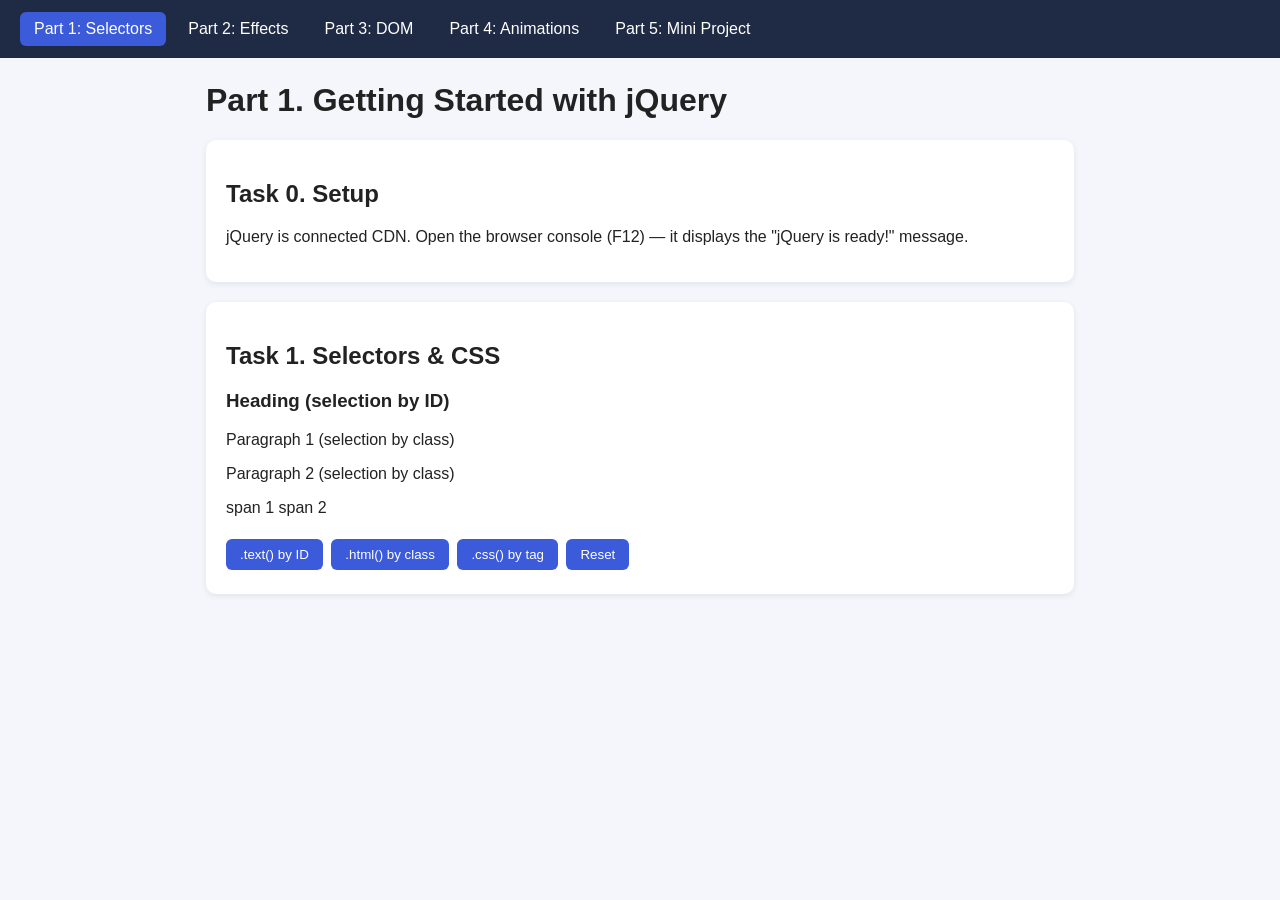
<file: index.html>
<!DOCTYPE html>
<html lang="en">
<head>
  <meta charset="UTF-8">
  <meta name="viewport" content="width=device-width, initial-scale=1">
  <title>Part 1 - jQuery Basics</title>
  <link rel="stylesheet" href="style.css">
</head>
<body>
<main>
<h1>Part 1. Getting Started with jQuery</h1>
<section>
  <h2>Task 0. Setup</h2>
  <p>jQuery is connected CDN. Open the browser console (F12) — it displays the "jQuery is ready!" message.</p>
</section>
<section>
  <h2>Task 1. Selectors &amp; CSS</h2>
  <h3 id="title">Heading (selection by ID)</h3>
  <p class="note">Paragraph 1 (selection by class)</p>
  <p class="note">Paragraph 2 (selection by class)</p>
  <div id="tagDemo"><span>span 1</span> <span>span 2</span></div>
  <br>
  <button id="btnText">.text() by ID</button>
  <button id="btnHtml">.html() by class</button>
  <button id="btnCss">.css() by tag</button>
  <button id="btnReset">Reset</button>
</section>
</main>
<script src="https://code.jquery.com/jquery-3.7.1.min.js"></script>
<script src="common.js"></script>
<script>
$(document).ready(function () {
  console.log("jQuery is ready!");

  $("#btnText").click(function () {
    $("#title").text("Text changed .text()");
  });
  $("#btnHtml").click(function () {
    $(".note").html("<b>HTML changed</b>  <i>.html()</i>");
  });
  $("#btnCss").click(function () {
    $("span").css({ color: "white", background: "#e8590c", padding: "4px 8px", "border-radius": "4px" });
    $("#title").css("color", "#3b5bdb");
  });
  $("#btnReset").click(function () { location.reload(); });
});
</script>
</body>
</html>
</file>
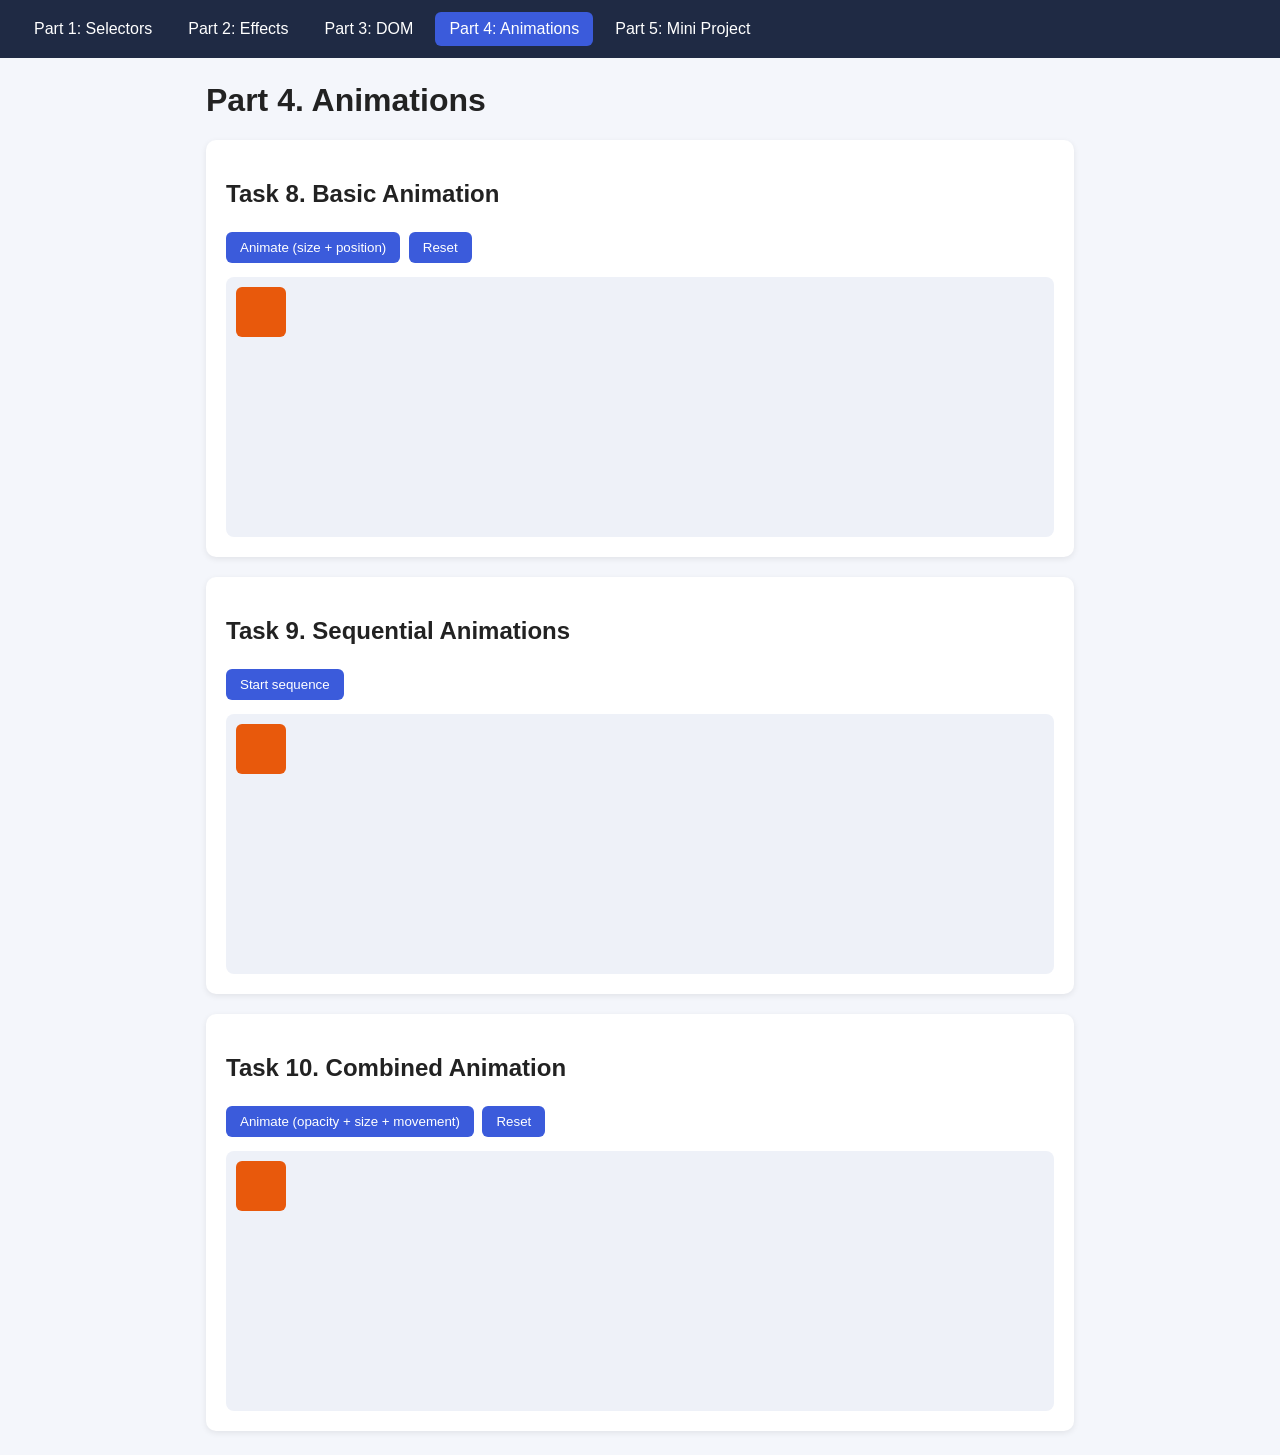
<file: animations.html>
<!DOCTYPE html>
<html lang="en">
<head>
  <meta charset="UTF-8">
  <meta name="viewport" content="width=device-width, initial-scale=1">
  <title>Part 4 - Animations</title>
  <link rel="stylesheet" href="style.css">
</head>
<body>
<main>
<h1>Part 4. Animations</h1>
<section>
  <h2>Task 8. Basic Animation</h2>
  <button id="a8">Animate (size + position)</button>
  <button id="r8">Reset</button>
  <div class="stage"><div class="box" id="box8"></div></div>
</section>
<section>
  <h2>Task 9. Sequential Animations</h2>
  <button id="a9">Start sequence</button>
  <div class="stage"><div class="box" id="box9"></div></div>
</section>
<section>
  <h2>Task 10. Combined Animation</h2>
  <button id="a10">Animate (opacity + size + movement)</button>
  <button id="r10">Reset</button>
  <div class="stage"><div class="box" id="box10"></div></div>
</section>
</main>
<script src="https://code.jquery.com/jquery-3.7.1.min.js"></script>
<script src="common.js"></script>
<script>
$(document).ready(function () {
  const start = { left: 10, top: 10, width: 50, height: 50, opacity: 1 };

  $("#a8").click(function () {
    $("#box8").animate({ width: "120px", height: "120px", left: "300px" }, 1000);
  });
  $("#r8").click(function () { $("#box8").stop().animate(start, 500); });

  $("#a9").click(function () {
    $("#box9").stop(true)
      .animate({ left: "400px" }, 800)
      .animate({ top: "180px" }, 800)
      .animate({ width: "20px", height: "20px" }, 600)
      .animate({ left: "10px", top: "10px", width: "50px", height: "50px" }, 800);
  });

  $("#a10").click(function () {
    $("#box10").animate({ opacity: 0.4, width: "130px", height: "130px", left: "350px", top: "100px" }, 1500);
  });
  $("#r10").click(function () { $("#box10").stop().animate(start, 500); });
});
</script>
</body>
</html>
</file>
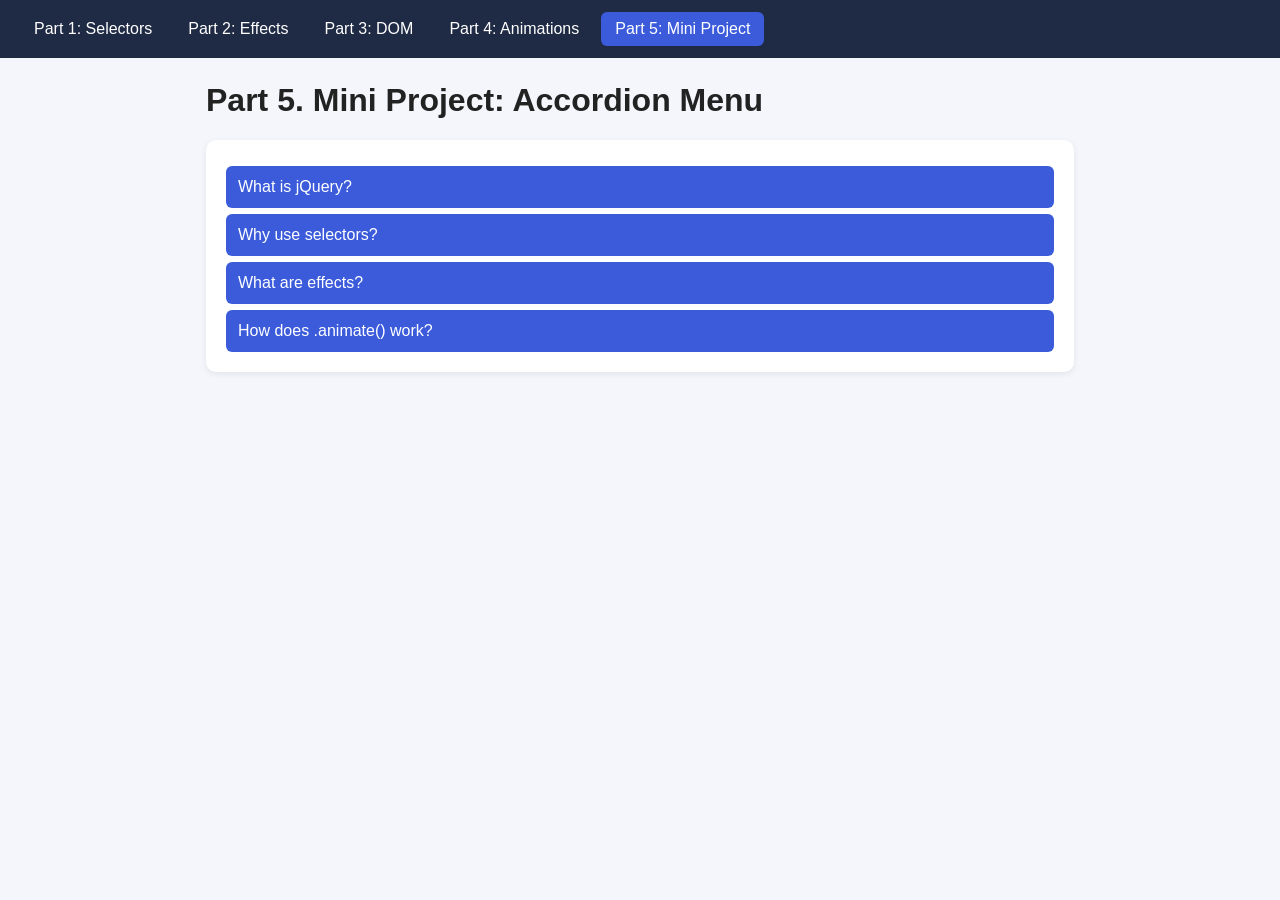
<file: project.html>
<!DOCTYPE html>
<html lang="en">
<head>
  <meta charset="UTF-8">
  <meta name="viewport" content="width=device-width, initial-scale=1">
  <title>Part 5 - Mini Project</title>
  <link rel="stylesheet" href="style.css">
</head>
<body>
<main>
<h1>Part 5. Mini Project: Accordion Menu</h1>
<section>
  <div class="acc-item">
    <div class="acc-header">What is jQuery?</div>
    <div class="acc-body">jQuery is a JavaScript library that simplifies DOM manipulation, event handling and animations.</div>
  </div>
  <div class="acc-item">
    <div class="acc-header">Why use selectors?</div>
    <div class="acc-body">Selectors let you find elements by ID, class, tag or attribute with short CSS-like syntax.</div>
  </div>
  <div class="acc-item">
    <div class="acc-header">What are effects?</div>
    <div class="acc-body">Effects such as show/hide, fade and slide make interfaces more dynamic with one line of code.</div>
  </div>
  <div class="acc-item">
    <div class="acc-header">How does .animate() work?</div>
    <div class="acc-body">.animate() changes numeric CSS properties gradually over a given time.</div>
  </div>
</section>
</main>
<script src="https://code.jquery.com/jquery-3.7.1.min.js"></script>
<script src="common.js"></script>
<script>
$(document).ready(function () {
  $(".acc-header").click(function () {
    const $body = $(this).next(".acc-body");
    $(".acc-body").not($body).slideUp(300);
    $body.slideToggle(300);
  });
});
</script>
</body>
</html>
</file>
<file: style.css>
* {
  box-sizing: border-box;
}

body {
  font-family: Arial, sans-serif;
  margin: 0;
  background: #f4f6fb;
  color: #222;
}

nav {
  background: #1f2a44;
  padding: 12px 20px;
  display: flex;
  gap: 8px;
  flex-wrap: wrap;
}

nav a {
  color: #fff;
  text-decoration: none;
  padding: 8px 14px;
  border-radius: 6px;
}

nav a:hover,
nav a.active {
  background: #3b5bdb;
}

main {
  max-width: 900px;
  margin: 24px auto;
  padding: 0 16px;
}

section {
  background: #fff;
  padding: 20px;
  margin-bottom: 20px;
  border-radius: 10px;
  box-shadow: 0 2px 6px rgba(0, 0, 0, 0.08);
}

h1 {
  margin-top: 0;
}

button {
  background: #3b5bdb;
  color: #fff;
  border: 0;
  padding: 8px 14px;
  border-radius: 6px;
  cursor: pointer;
  margin: 4px 4px 4px 0;
}

button:hover {
  background: #2f49b0;
}

input {
  padding: 8px;
  margin: 4px 0;
  width: 260px;
  max-width: 100%;
}

img.demo {
  width: 300px;
  max-width: 100%;
  border-radius: 8px;
  display: block;
  margin: 10px 0;
}

#panel {
  background: #e7ecff;
  padding: 16px;
  border-radius: 8px;
  margin-top: 10px;
}

.stage {
  position: relative;
  height: 260px;
  background: #eef1f8;
  border-radius: 8px;
  overflow: hidden;
  margin-top: 10px;
}

.box {
  position: absolute;
  left: 10px;
  top: 10px;
  width: 50px;
  height: 50px;
  background: #e8590c;
  border-radius: 6px;
}

ul#list li {
  padding: 4px 0;
}

.acc-header {
  background: #3b5bdb;
  color: #fff;
  padding: 12px;
  margin-top: 6px;
  cursor: pointer;
  border-radius: 6px;
}

.acc-body {
  display: none;
  background: #e7ecff;
  padding: 12px;
  border-radius: 0 0 6px 6px;
}
</file>
